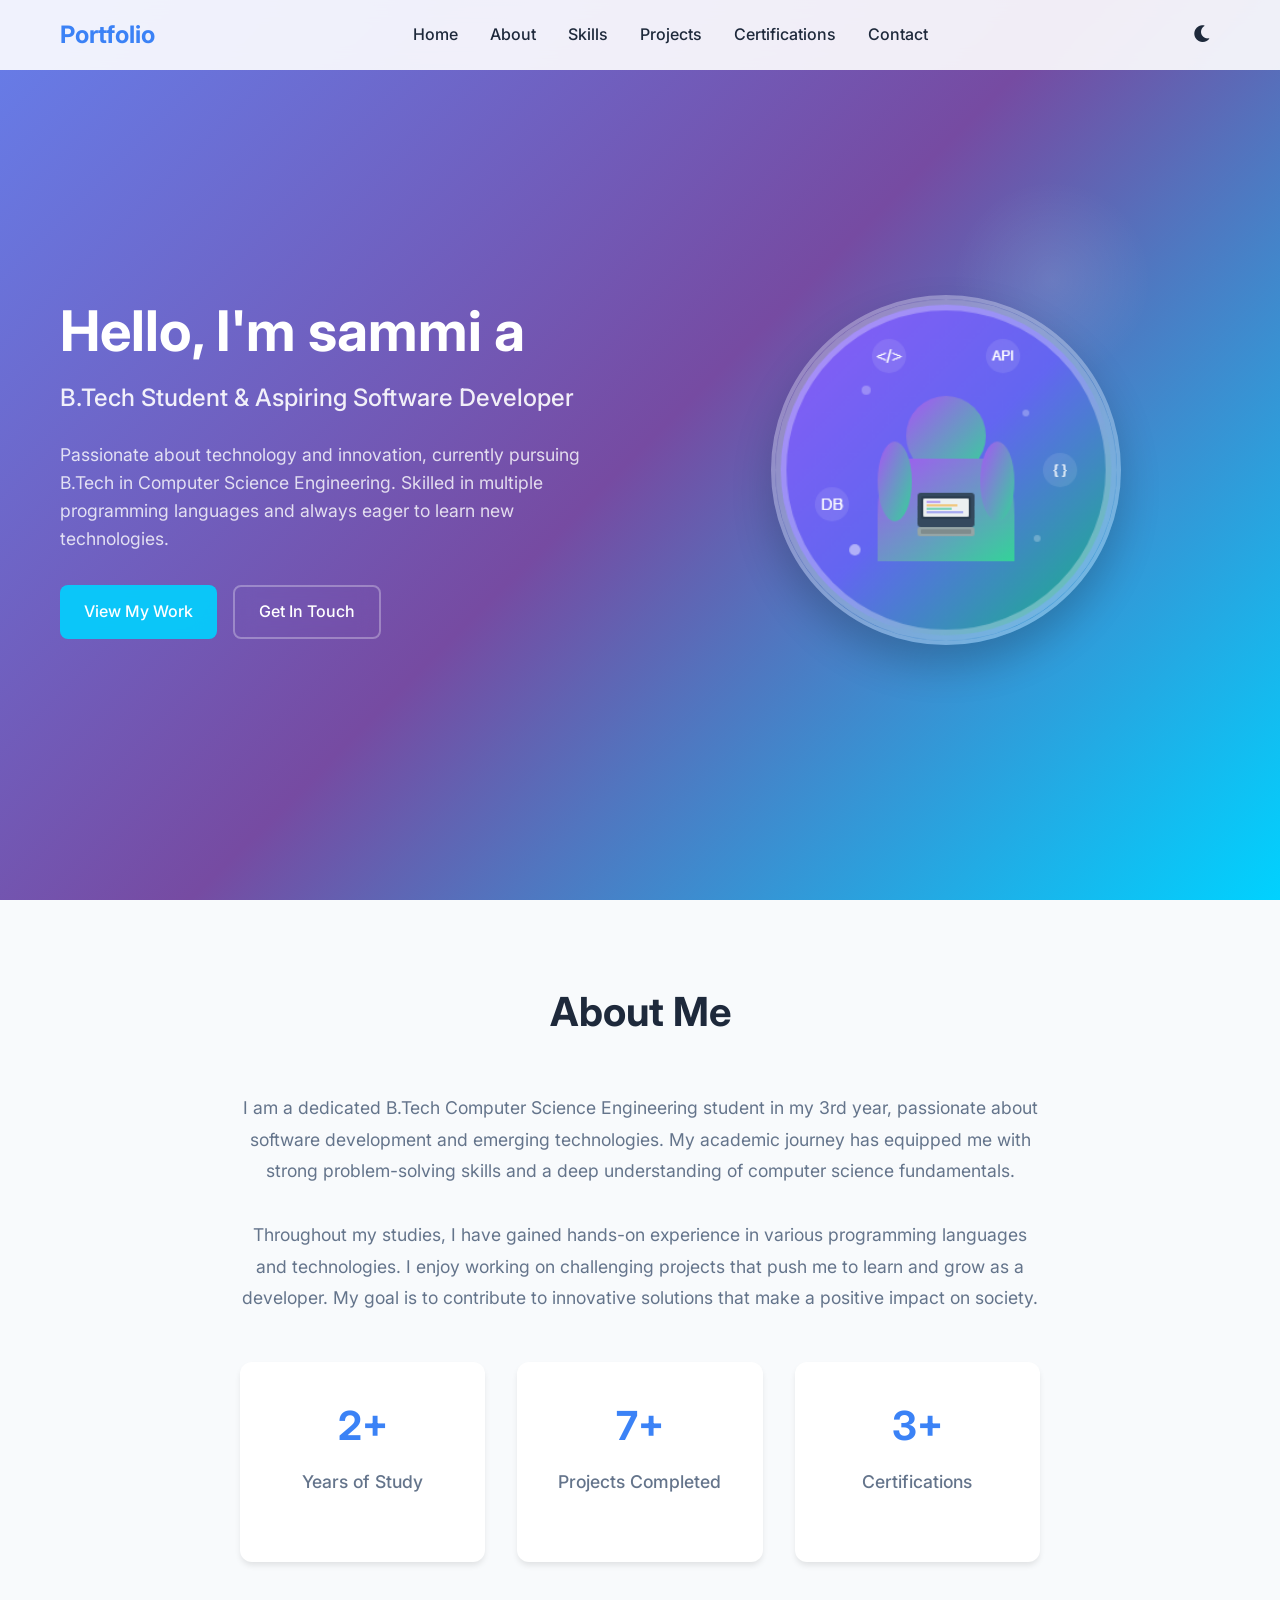
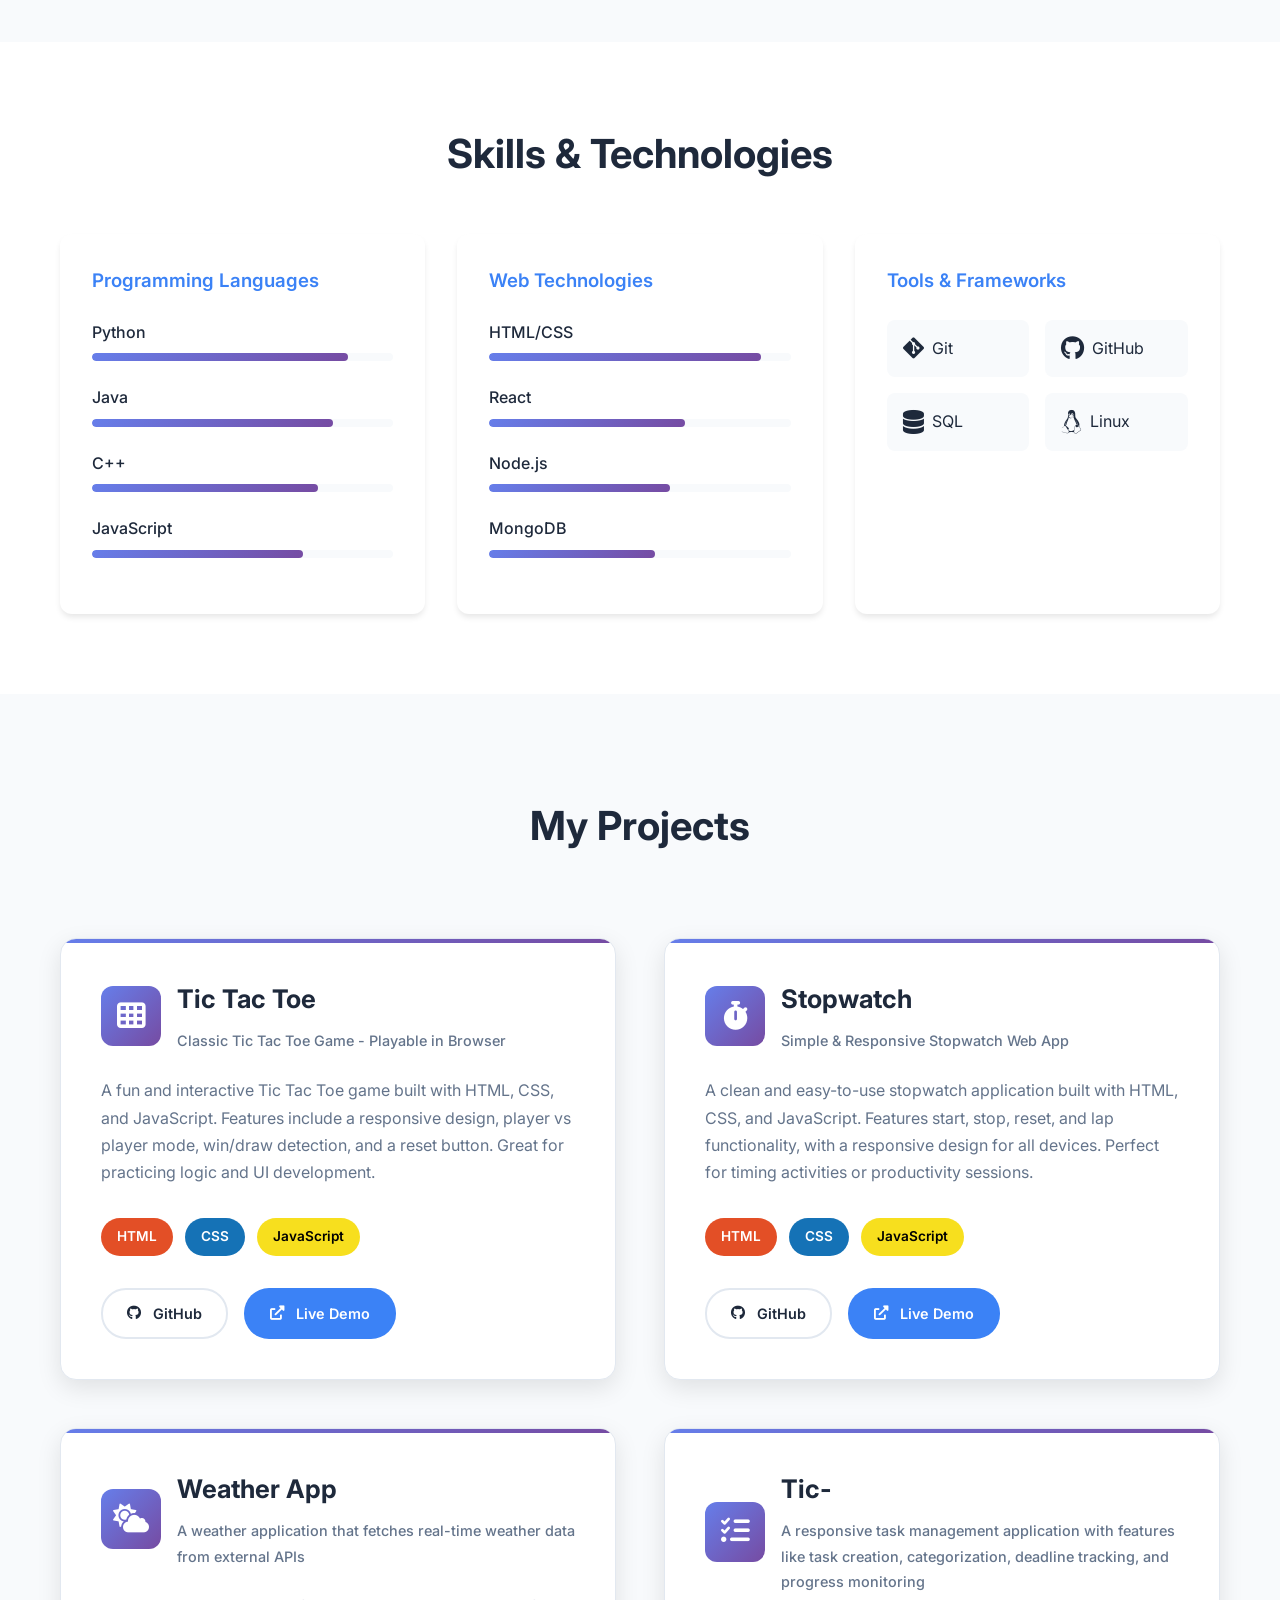
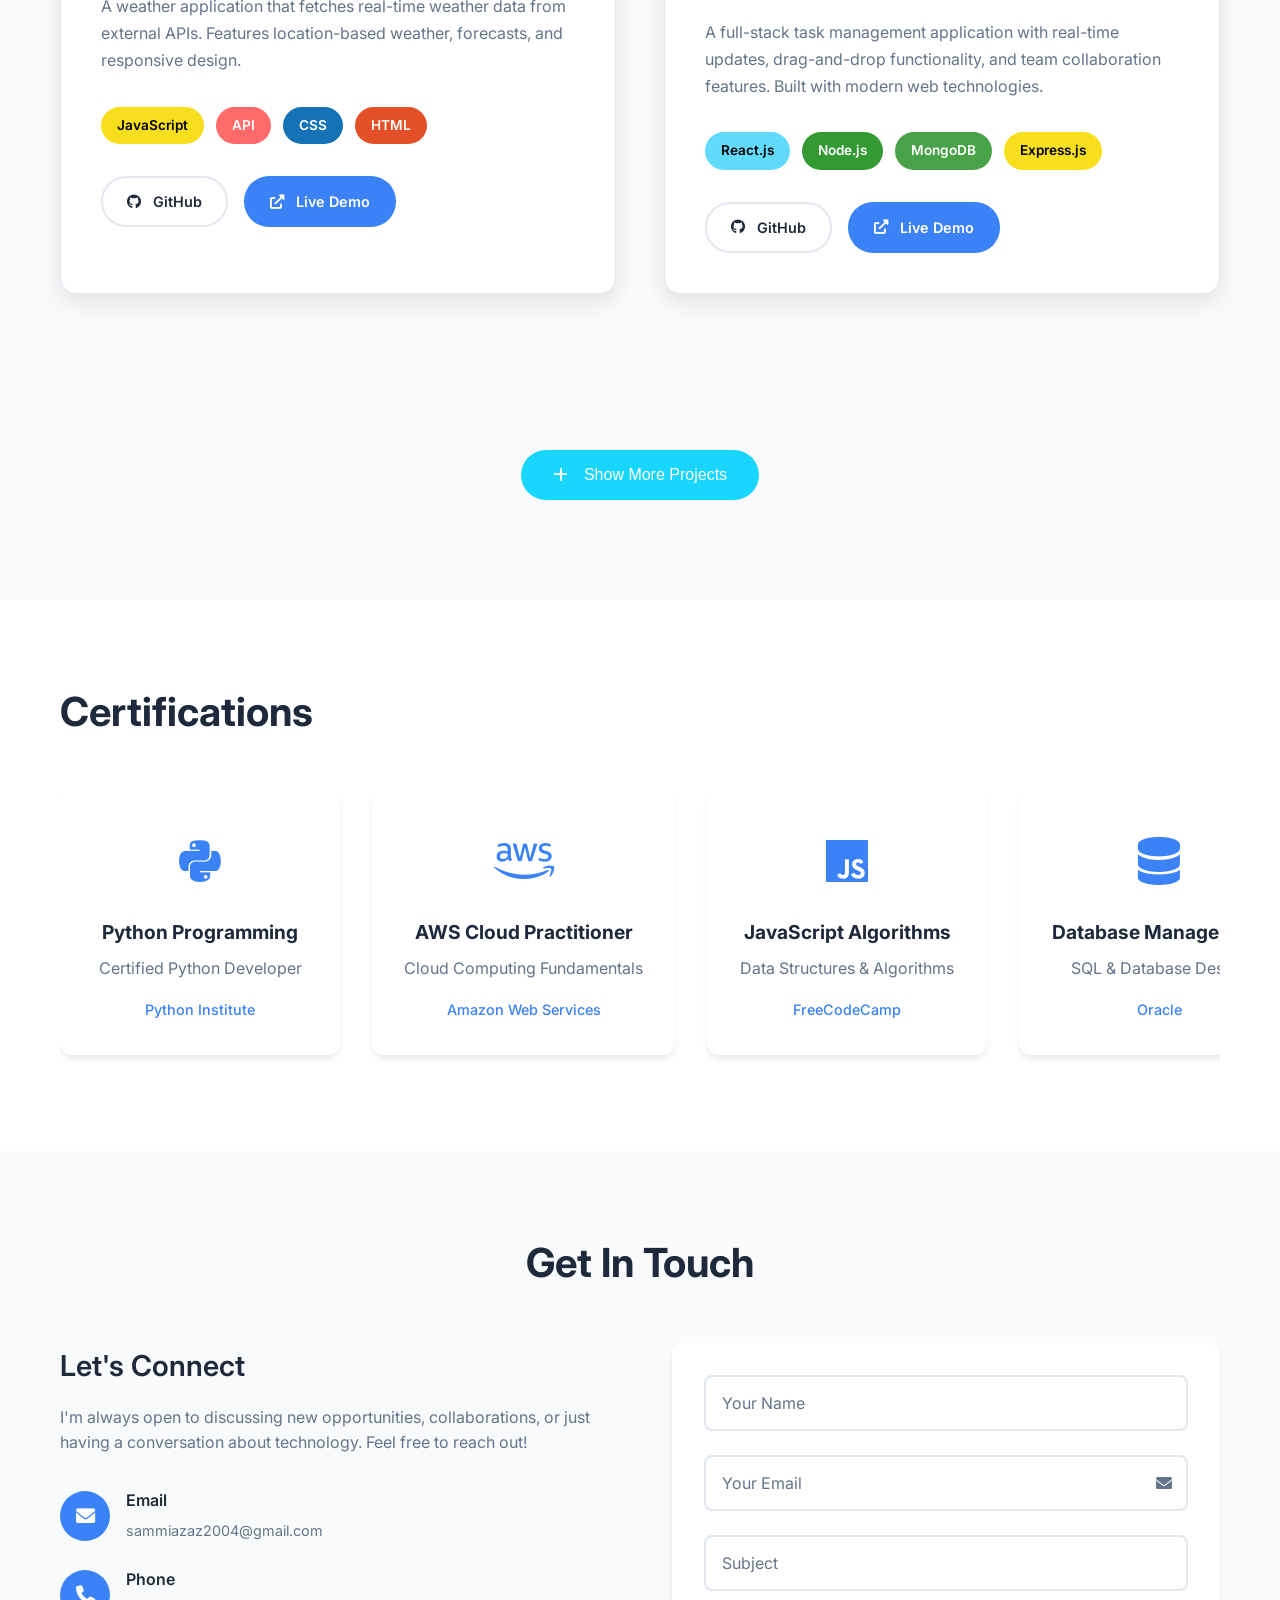
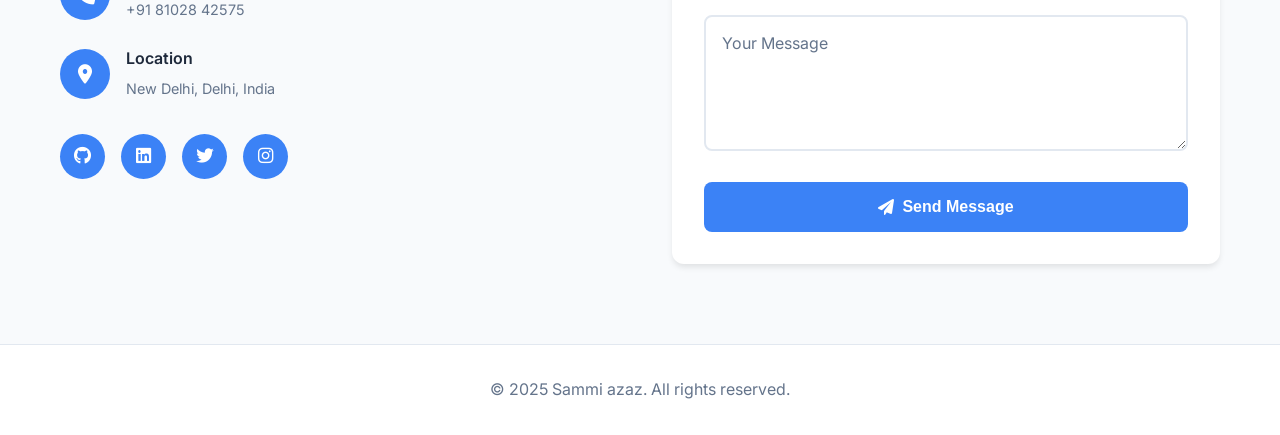
<file: index.html>
<!DOCTYPE html>
<html lang="en">
<head>
    <meta charset="UTF-8">
    <meta name="viewport" content="width=device-width, initial-scale=1.0">
    <title> Portfolio</title>
    <link rel="stylesheet" href="./style.css">
    <link href="https://fonts.googleapis.com/css2?family=Inter:wght@300;400;500;600;700&display=swap" rel="stylesheet">
    <link href="https://cdnjs.cloudflare.com/ajax/libs/font-awesome/6.0.0/css/all.min.css" rel="stylesheet">
</head>
<body>
    <!-- Navigation -->
    <nav class="navbar">
        <div class="nav-container">
            <div class="nav-logo">
                <h2>Portfolio</h2>
            </div>
            <ul class="nav-menu">
                <li><a href="#home" class="nav-link">Home</a></li>
                <li><a href="#about" class="nav-link">About</a></li>
                <li><a href="#skills" class="nav-link">Skills</a></li>
                <li><a href="#projects" class="nav-link">Projects</a></li>
                <li><a href="#certifications" class="nav-link">Certifications</a></li>
                <li><a href="#contact" class="nav-link">Contact</a></li>
            </ul>
            <div class="nav-controls">
                <button class="theme-toggle" id="theme-toggle">
                    <i class="fas fa-moon"></i>
                </button>
                <div class="hamburger" id="hamburger">
                    <span></span>
                    <span></span>
                    <span></span>
                </div>
            </div>
        </div>
    </nav>

    <!-- Hero Section -->
    <section id="home" class="hero">
        <div class="hero-container">
            <div class="hero-content">
                <div class="hero-text">
                    <h1>Hello, I'm <span class="highlight"> sammi azaz</span></h1>
                    <h2>B.Tech Student & Aspiring Software Developer</h2>
                    <p>Passionate about technology and innovation, currently pursuing B.Tech in Computer Science Engineering. Skilled in multiple programming languages and always eager to learn new technologies.</p>
                    <div class="hero-buttons">
                        <a href="#projects" class="btn btn-primary">View My Work</a>
                        <a href="#contact" class="btn btn-secondary">Get In Touch</a>
                    </div>
                </div>
                <div class="hero-image">
                    <img src="./assets/image.png" alt="Profile Photo" class="profile-img">
                </div>
            </div>
        </div>
    </section>

    <!-- About Section -->
    <section id="about" class="about">
        <div class="container">
            <h2 class="section-title">About Me</h2>
            <div class="about-content">
                <div class="about-text">
                    <p>I am a dedicated B.Tech Computer Science Engineering student in my 3rd year, passionate about software development and emerging technologies. My academic journey has equipped me with strong problem-solving skills and a deep understanding of computer science fundamentals.</p>
                    <p>Throughout my studies, I have gained hands-on experience in various programming languages and technologies. I enjoy working on challenging projects that push me to learn and grow as a developer. My goal is to contribute to innovative solutions that make a positive impact on society.</p>
                    <div class="about-stats">
                        <div class="stat">
                            <h3>3+</h3>
                            <p>Years of Study</p>
                        </div>
                        <div class="stat">
                            <h3>10+</h3>
                            <p>Projects Completed</p>
                        </div>
                        <div class="stat">
                            <h3>5+</h3>
                            <p>Certifications</p>
                        </div>
                    </div>
                </div>
            </div>
        </div>
    </section>

    <!-- Skills Section -->
    <section id="skills" class="skills">
        <div class="container">
            <h2 class="section-title">Skills & Technologies</h2>
            <div class="skills-grid">
                <div class="skill-category">
                    <h3>Programming Languages</h3>
                    <div class="skills-list">
                        <div class="skill-item">
                            <span class="skill-name">Python</span>
                            <div class="skill-bar">
                                <div class="skill-progress" data-width="85"></div>
                            </div>
                        </div>
                        <div class="skill-item">
                            <span class="skill-name">Java</span>
                            <div class="skill-bar">
                                <div class="skill-progress" data-width="80"></div>
                            </div>
                        </div>
                        <div class="skill-item">
                            <span class="skill-name">C++</span>
                            <div class="skill-bar">
                                <div class="skill-progress" data-width="75"></div>
                            </div>
                        </div>
                        <div class="skill-item">
                            <span class="skill-name">JavaScript</span>
                            <div class="skill-bar">
                                <div class="skill-progress" data-width="70"></div>
                            </div>
                        </div>
                    </div>
                </div>
                <div class="skill-category">
                    <h3>Web Technologies</h3>
                    <div class="skills-list">
                        <div class="skill-item">
                            <span class="skill-name">HTML/CSS</span>
                            <div class="skill-bar">
                                <div class="skill-progress" data-width="90"></div>
                            </div>
                        </div>
                        <div class="skill-item">
                            <span class="skill-name">React</span>
                            <div class="skill-bar">
                                <div class="skill-progress" data-width="65"></div>
                            </div>
                        </div>
                        <div class="skill-item">
                            <span class="skill-name">Node.js</span>
                            <div class="skill-bar">
                                <div class="skill-progress" data-width="60"></div>
                            </div>
                        </div>
                        <div class="skill-item">
                            <span class="skill-name">MongoDB</span>
                            <div class="skill-bar">
                                <div class="skill-progress" data-width="55"></div>
                            </div>
                        </div>
                    </div>
                </div>
                <div class="skill-category">
                    <h3>Tools & Frameworks</h3>
                    <div class="tech-icons">
                        <div class="tech-icon">
                            <i class="fab fa-git-alt"></i>
                            <span>Git</span>
                        </div>
                        <div class="tech-icon">
                            <i class="fab fa-github"></i>
                            <span>GitHub</span>
                        </div>
                        <div class="tech-icon">
                            <i class="fas fa-database"></i>
                            <span>SQL</span>
                        </div>
                        <div class="tech-icon">
                            <i class="fab fa-linux"></i>
                            <span>Linux</span>
                        </div>
                    </div>
                </div>
            </div>
        </div>
    </section>

    <!-- Projects Section -->
    <section id="projects" class="projects">
        <div class="container">
            <div class="projects-nav">
                <h2 class="section-title">My Projects</h2>
            </div>
            <div class="projects-container">
                <div class="projects-grid" id="projects-grid">
                <!-- <div class="project-card">
                    <div class="project-header">
                        <div class="project-icon">
                            <i class="fas fa-shopping-cart"></i>
                        </div>
                        <div class="project-title">
                            <h3>E-Commerce Website</h3>
                            <span class="project-type">Full-stack e-commerce platform built with HTML, CSS, JavaScript, and PHP</span>
                        </div>
                    </div>
                    <p class="project-description">A responsive e-commerce website with shopping cart functionality, product catalog, and user authentication. Features include user authentication, product catalog, shopping cart, and payment integration.</p>
                    <div class="project-tech">
                        <span class="tech-tag html">HTML/CSS</span>
                        <span class="tech-tag javascript">JavaScript</span>
                        <span class="tech-tag php">PHP</span>
                        <span class="tech-tag mysql">MySQL</span>
                    </div>
                    <div class="project-links">
                        <a href="#" class="project-link github">
                            <i class="fab fa-github"></i> GitHub
                        </a>
                        <a href="#" class="project-link demo">
                            <i class="fas fa-external-link-alt"></i> Live Demo
                        </a>
                    </div>
                </div> -->

                 <div class="project-card">  <!--tic tac toe  -->
                    <div class="project-header">
                        <div class="project-icon">
                            <i class="fas fa-th"></i>
                        </div>
                        <div class="project-title">
                            <h3>Tic Tac Toe</h3>
                            <span class="project-type">Classic Tic Tac Toe Game - Playable in Browser</span>
                        </div>
                    </div>
                    <p class="project-description">A fun and interactive Tic Tac Toe game built with HTML, CSS, and JavaScript. Features include a responsive design, player vs player mode, win/draw detection, and a reset button. Great for practicing logic and UI development.</p>
                    <div class="project-tech">
                        <span class="tech-tag html">HTML</span>
                        <span class="tech-tag css">CSS</span>
                        <span class="tech-tag javascript">JavaScript</span>
                    </div>
                    <div class="project-links">
                        <a href="../tic_tac_toe/index.html" class="project-link github" target="_blank">
                            <i class="fab fa-github"></i> GitHub
                        </a>
                        <a href="./tic_tac_toe_duplicate/index.html" class="project-link demo" target="_blank">
                            <i class="fas fa-external-link-alt"></i> Live Demo
                        </a>
                    </div>
                </div>

                    <div class="project-card">  <!-- stopwatc -->
                    <div class="project-header">
                        <div class="project-icon">
                            <i class="fas fa-stopwatch"></i>
                        </div>
                        <div class="project-title">
                            <h3>Stopwatch</h3>
                            <span class="project-type">Simple & Responsive Stopwatch Web App</span>
                        </div>
                    </div>
                    <p class="project-description">A clean and easy-to-use stopwatch application built with HTML, CSS, and JavaScript. Features start, stop, reset, and lap functionality, with a responsive design for all devices. Perfect for timing activities or productivity sessions.</p>
                    <div class="project-tech">
                        <span class="tech-tag html">HTML</span>
                        <span class="tech-tag css">CSS</span>
                        <span class="tech-tag javascript">JavaScript</span>
                    </div>
                    <div class="project-links">
                        <a href="../stopwatch/index.html" class="project-link github" target="_blank">
                            <i class="fab fa-github"></i> GitHub
                        </a>
                        <a href="./stopwatch/index.html" class="project-link demo" target="_blank">
                            <i class="fas fa-external-link-alt"></i> Live Demo
                        </a>
                    </div>
                </div>

                <div class="project-card hidden-project">  <!-- wheather app -->
                    <div class="project-header">
                        <div class="project-icon">
                            <i class="fas fa-cloud-sun"></i>
                        </div>
                        <div class="project-title">
                            <h3>Weather App</h3>
                            <span class="project-type">A weather application that fetches real-time weather data from external APIs</span>
                        </div>
                    </div>
                    <p class="project-description">A weather application that fetches real-time weather data from external APIs. Features location-based weather, forecasts, and responsive design.</p>
                    <div class="project-tech">
                        <span class="tech-tag javascript">JavaScript</span>
                        <span class="tech-tag api">API</span>
                        <span class="tech-tag css">CSS</span>
                        <span class="tech-tag html">HTML</span>
                    </div>
                    <div class="project-links">
                        <a href="#" class="project-link github">
                            <i class="fab fa-github"></i> GitHub
                        </a>
                        <a href="./wheather_app/index.html" class="project-link demo">
                            <i class="fas fa-external-link-alt"></i> Live Demo
                        </a>
                    </div>
                </div>
                
                <div class="project-card">
                    <div class="project-header">
                        <div class="project-icon">
                            <i class="fas fa-tasks"></i>
                        </div>
                        <div class="project-title">
                            <h3>Tic-</h3>
                            <span class="project-type">A responsive task management application with features like task creation, categorization, deadline tracking, and progress monitoring</span>
                        </div>
                    </div>
                    <p class="project-description">A full-stack task management application with real-time updates, drag-and-drop functionality, and team collaboration features. Built with modern web technologies.</p>
                    <div class="project-tech">
                        <span class="tech-tag react">React.js</span>
                        <span class="tech-tag nodejs">Node.js</span>
                        <span class="tech-tag mongodb">MongoDB</span>
                        <span class="tech-tag javascript">Express.js</span>
                    </div>
                    <div class="project-links">
                        <a href="#" class="project-link github">
                            <i class="fab fa-github"></i> GitHub
                        </a>
                        <a href="#" class="project-link demo">
                            <i class="fas fa-external-link-alt"></i> Live Demo
                        </a>
                    </div>
                </div>

                <div class="project-card">
                    <div class="project-header">
                        <div class="project-icon">
                            <i class="fas fa-chart-line"></i>
                        </div>
                        <div class="project-title">
                            <h3>Data Analysis Dashboard</h3>
                            <span class="project-type">An interactive dashboard for data visualization and analysis using Python libraries</span>
                        </div>
                    </div>
                    <p class="project-description">An interactive dashboard for data visualization and analysis using Python libraries. Features include data import, statistical analysis, and dynamic chart generation.</p>
                    <div class="project-tech">
                        <span class="tech-tag python">Python</span>
                        <span class="tech-tag django">Pandas</span>
                        <span class="tech-tag api">Matplotlib</span>
                        <span class="tech-tag mysql">Streamlit</span>
                    </div>
                    <div class="project-links">
                        <a href="#" class="project-link github">
                            <i class="fab fa-github"></i> GitHub
                        </a>
                        <a href="#" class="project-link demo">
                            <i class="fas fa-external-link-alt"></i> Live Demo
                        </a>
                    </div>
                </div>
                
                <!-- Additional hidden projects -->
                <div class="project-card hidden-project">
                    <div class="project-header">
                        <div class="project-icon">
                            <i class="fas fa-graduation-cap"></i>
                        </div>
                        <div class="project-title">
                            <h3>Student Management System</h3>
                            <span class="project-type">A comprehensive web application for managing student records, grades, and attendance</span>
                        </div>
                    </div>
                    <p class="project-description">A comprehensive web application for managing student records, grades, and attendance. Features include user authentication, CRUD operations, and reporting functionality.</p>
                    <div class="project-tech">
                        <span class="tech-tag python">Python</span>
                        <span class="tech-tag django">Django</span>
                        <span class="tech-tag sqlite">SQLite</span>
                        <span class="tech-tag html">HTML/CSS</span>
                    </div>
                    <div class="project-links">
                        <a href="#" class="project-link github">
                            <i class="fab fa-github"></i> GitHub
                        </a>
                        <a href="#" class="project-link demo">
                            <i class="fas fa-external-link-alt"></i> Live Demo
                        </a>
                    </div>
                </div>
                
                
                <div class="project-card hidden-project">
                    <div class="project-header">
                        <div class="project-icon">
                            <i class="fas fa-mobile-alt"></i>
                        </div>
                        <div class="project-title">
                            <h3>Mobile Banking App UI</h3>
                            <span class="project-type">Modern mobile banking app interface design with smooth animations</span>
                        </div>
                    </div>
                    <p class="project-description">A modern mobile banking app interface design with smooth animations and user-friendly navigation. Features include account management, transaction history, and money transfer.</p>
                    <div class="project-tech">
                        <span class="tech-tag react">React Native</span>
                        <span class="tech-tag javascript">JavaScript</span>
                        <span class="tech-tag api">REST API</span>
                        <span class="tech-tag css">Styled Components</span>
                    </div>
                    <div class="project-links">
                        <a href="#" class="project-link github">
                            <i class="fab fa-github"></i> GitHub
                        </a>
                        <a href="#" class="project-link demo">
                            <i class="fas fa-external-link-alt"></i> Live Demo
                        </a>
                    </div>
                </div>
                
            
                
            </div>
            
            <div class="projects-toggle">
                <button class="btn btn-primary" id="show-more-projects">
                    <i class="fas fa-plus"></i>
                    Show More Projects
                </button>
            </div>
        </div>
    </section>

    <!-- Certifications Section -->
    <section id="certifications" class="certifications">
        <div class="container">
            <div class="certifications-nav">
                <h2 class="section-title">Certifications</h2>
                <div class="projects-controls">
                    <button class="scroll-btn" id="certifications-prev">
                        <i class="fas fa-chevron-left"></i>
                    </button>
                    <button class="scroll-btn" id="certifications-next">
                        <i class="fas fa-chevron-right"></i>
                    </button>
                </div>
            </div>
            <div class="certifications-container">
                <div class="certifications-grid" id="certifications-grid">
                <div class="certification-card">
                    <div class="cert-icon">
                        <i class="fab fa-python"></i>
                    </div>
                    <h3>Python Programming</h3>
                    <p>Certified Python Developer</p>
                    <span class="cert-provider">Python Institute</span>
                </div>
                <div class="certification-card">
                    <div class="cert-icon">
                        <i class="fab fa-aws"></i>
                    </div>
                    <h3>AWS Cloud Practitioner</h3>
                    <p>Cloud Computing Fundamentals</p>
                    <span class="cert-provider">Amazon Web Services</span>
                </div>
                <div class="certification-card">
                    <div class="cert-icon">
                        <i class="fab fa-js"></i>
                    </div>
                    <h3>JavaScript Algorithms</h3>
                    <p>Data Structures & Algorithms</p>
                    <span class="cert-provider">FreeCodeCamp</span>
                </div>
                <div class="certification-card">
                    <div class="cert-icon">
                        <i class="fas fa-database"></i>
                    </div>
                    <h3>Database Management</h3>
                    <p>SQL & Database Design</p>
                    <span class="cert-provider">Oracle</span>
                </div>
                <div class="certification-card">
                    <div class="cert-icon">
                        <i class="fab fa-react"></i>
                    </div>
                    <h3>React Development</h3>
                    <p>Frontend Development</p>
                    <span class="cert-provider">Meta</span>
                </div>
                <div class="certification-card">
                    <div class="cert-icon">
                        <i class="fas fa-shield-alt"></i>
                    </div>
                    <h3>Cybersecurity Basics</h3>
                    <p>Network Security Fundamentals</p>
                    <span class="cert-provider">Cisco</span>
                </div>
            </div>
        </div>
    </section>

    <!-- Contact Section -->
    <section id="contact" class="contact">
        <div class="container">
            <h2 class="section-title">Get In Touch</h2>
            <div class="contact-wrapper">
                <div class="contact-info">
                    <h3>Let's Connect</h3>
                    <p>I'm always open to discussing new opportunities, collaborations, or just having a conversation about technology. Feel free to reach out!</p>
                    
                    <div class="contact-details">
                        <div class="contact-item">
                            <div class="contact-icon">
                                <i class="fas fa-envelope"></i>
                            </div>
                            <div class="contact-text">
                                <h4>Email</h4>
                                <span>sammiazaz2004@gmail.com</span>
                            </div>
                        </div>
                        <div class="contact-item">
                            <div class="contact-icon">
                                <i class="fas fa-phone"></i>
                            </div>
                            <div class="contact-text">
                                <h4>Phone</h4>
                                <span>+91 81028 42575</span>
                            </div>
                        </div>
                        <div class="contact-item">
                            <div class="contact-icon">
                                <i class="fas fa-map-marker-alt"></i>
                            </div>
                            <div class="contact-text">
                                <h4>Location</h4>
                                <span>New Delhi, Delhi, India</span>
                            </div>
                        </div>
                    </div>
                    
                    <div class="social-links">
                        <a href="https://github.com/sammiazaz" class="social-link">
                            <i class="fab fa-github"></i>
                        </a>
                        <a href="linkedin.com/in/sammi-azaz-b07a7028b" class="social-link">
                            <i class="fab fa-linkedin"></i>
                        </a>
                        <a href="#" class="social-link">
                            <i class="fab fa-twitter"></i>
                        </a>
                        <a href="#" class="social-link">
                            <i class="fab fa-instagram"></i>
                        </a>
                    </div>
                </div>
                
                <div class="contact-form-container">
                    <form class="contact-form" id="contact-form">
                        <div class="form-group">
                            <input type="text" id="name" name="name" placeholder="Your Name" required>
                        </div>
                        <div class="form-group">
                            <input type="email" id="email" name="email" placeholder="Your Email" required>
                            <i class="fas fa-envelope form-icon"></i>
                        </div>
                        <div class="form-group">
                            <input type="text" id="subject" name="subject" placeholder="Subject" required>
                        </div>
                        <div class="form-group">
                            <textarea id="message" name="message" placeholder="Your Message" rows="5" required></textarea>
                        </div>
                        <button type="submit" class="btn btn-primary btn-send">
                            <i class="fas fa-paper-plane"></i>
                            Send Message
                        </button>
                    </form>
                </div>
            </div>
        </div>
    </section>

    <!-- Footer -->
    <footer class="footer">
        <div class="container">
            <p>&copy; 2025 Sammi azaz. All rights reserved.</p>
        </div>
    </footer>

    <script src="script.js"></script>
</body>
</html>
</file>
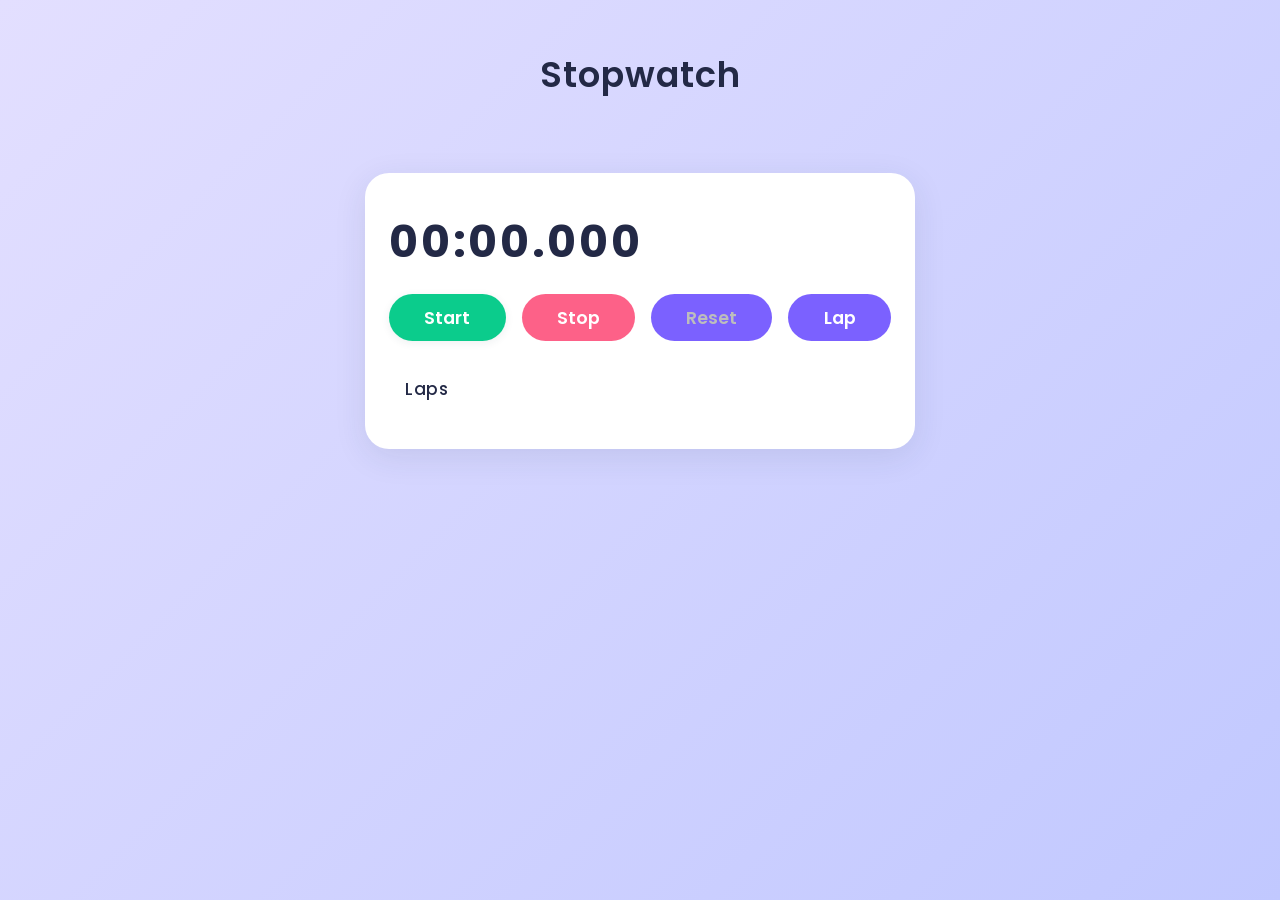
<file: stopwatch/index.html>
<!DOCTYPE html>
<html lang="en">
<head>
  <meta charset="UTF-8" />
  <meta name="viewport" content="width=device-width, initial-scale=1" />
  <title>Elegant Web Stopwatch</title>
  <link rel="stylesheet" href="./style.css">
</head>
<body>
  <main class="container" role="main" aria-label="Stopwatch Application">
    <header>
      <h1>Stopwatch</h1>
    </header>

    <section class="stopwatch-card" aria-live="polite" aria-atomic="true">
      <div>
        <div class="time-display" id="time-display" aria-label="Elapsed time">00:00.000</div>
        <div class="controls" role="group" aria-label="Stopwatch controls">
          <button id="start-btn" type="button" aria-controls="time-display">Start</button>
          <button id="stop-btn" type="button" aria-controls="time-display" disabled>Stop</button>
          <button id="reset-btn" type="button" aria-controls="time-display" disabled>Reset</button>
          <button id="lap-btn" type="button" aria-controls="lap-list" disabled>Lap</button>
        </div>
        <section class="laps" aria-label="Lap times" aria-live="polite">
          <h2>Laps</h2>
          <ul class="lap-list" id="lap-list" aria-live="polite" aria-relevant="additions"></ul>
        </section>
      </div>
      
    </section>

    
   

  </main>
  <script src="./script.js"></script>
</body>
</html>
</file>
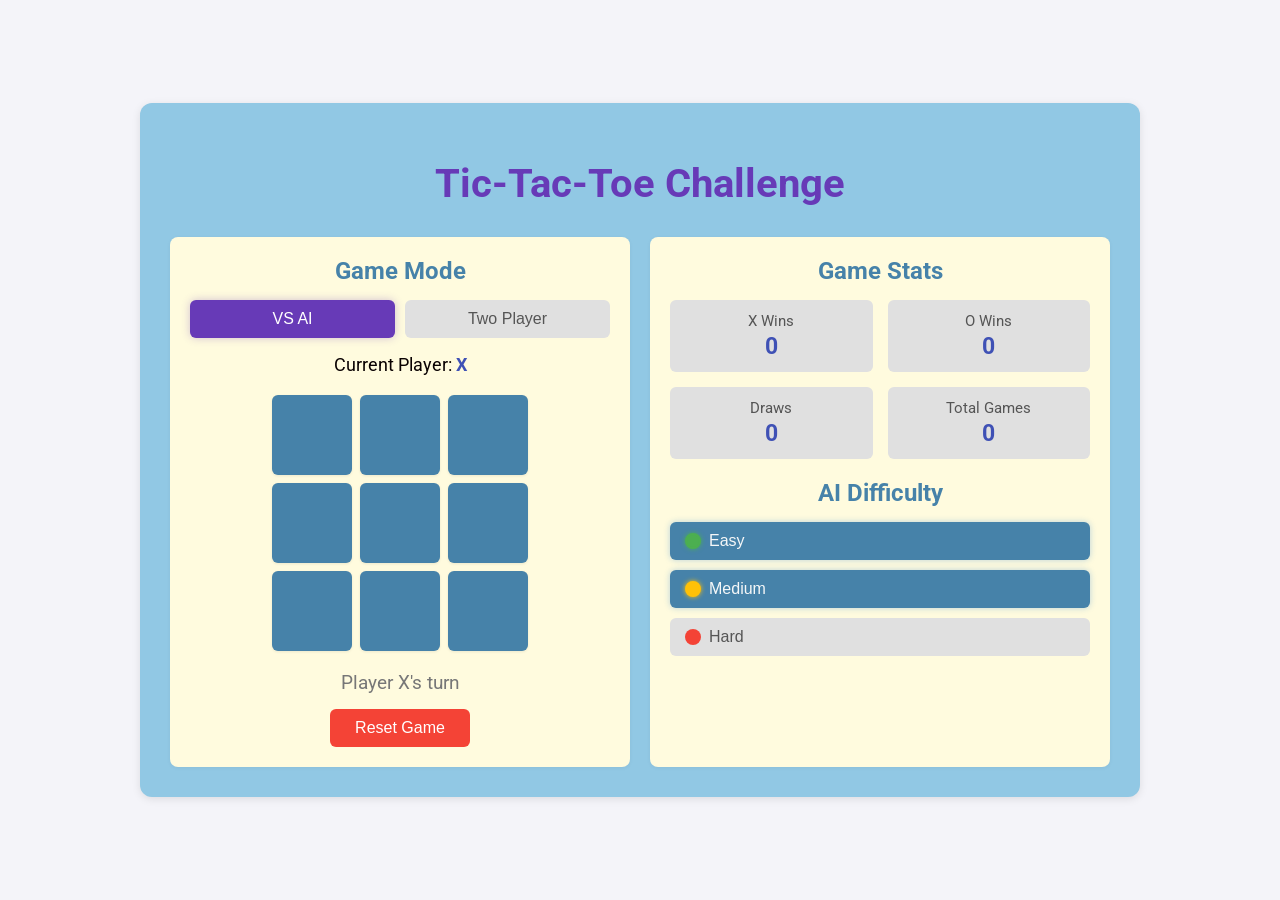
<file: tic_tac_toe_duplicate/index.html>
<!DOCTYPE html>
<html lang="en">
<head>
    <meta charset="UTF-8">
    <meta name="viewport" content="width=device-width, initial-scale=1.0">
    <title>Tic-Tac-Toe Challenge</title>
    <link rel="stylesheet" href="style.css">
</head>
<body>
    <div class="container">
        <h1>Tic-Tac-Toe Challenge</h1>
        <p class="subtitle"></p>

        <div class="game-area">
            <div class="game-mode-section">
                <h2>Game Mode</h2>
                <div class="game-mode-options">
                    <button class="mode-button active" id="vs-ai">VS AI</button>
                    <button class="mode-button" id="two-player">Two Player</button>
                </div>
                <p class="current-player-display">Current Player: <span id="current-player-icon">X</span></p>

                <div class="game-board">
                    <div class="cell" data-cell-index="0"></div>
                    <div class="cell" data-cell-index="1"></div>
                    <div class="cell" data-cell-index="2"></div>
                    <div class="cell" data-cell-index="3"></div>
                    <div class="cell" data-cell-index="4"></div>
                    <div class="cell" data-cell-index="5"></div>
                    <div class="cell" data-cell-index="6"></div>
                    <div class="cell" data-cell-index="7"></div>
                    <div class="cell" data-cell-index="8"></div>
                </div>
                <p class="turn-display" id="turn-info">Player X's turn</p>
                <button class="reset-button" id="reset-game">Reset Game</button>
            </div>

            <div class="game-stats-section">
                <h2>Game Stats</h2>
                <div class="stats-grid">
                    <div class="stat-item">
                        <p>X Wins</p>
                        <span id="x-wins">0</span>
                    </div>
                    <div class="stat-item">
                        <p>O Wins</p>
                        <span id="o-wins">0</span>
                    </div>
                    <div class="stat-item">
                        <p>Draws</p>
                        <span id="draws">0</span>
                    </div>
                    <div class="stat-item">
                        <p>Total Games</p>
                        <span id="total-games">0</span>
                    </div>
                </div>

                <h2>AI Difficulty</h2>
                <div class="ai-difficulty-options">
                    <button class="difficulty-button active" id="easy-difficulty">
                        <span class="difficulty-dot easy"></span> Easy
                    </button>
                    <button class="difficulty-button" id="medium-difficulty">
                        <span class="difficulty-dot medium"></span> Medium
                    </button>
                    <button class="difficulty-button" id="hard-difficulty">
                        <span class="difficulty-dot hard"></span> Hard
                    </button>
                </div>
            </div>
        </div>
    </div>

    <script src="script.js"></script>
</body>
</html>
</file>
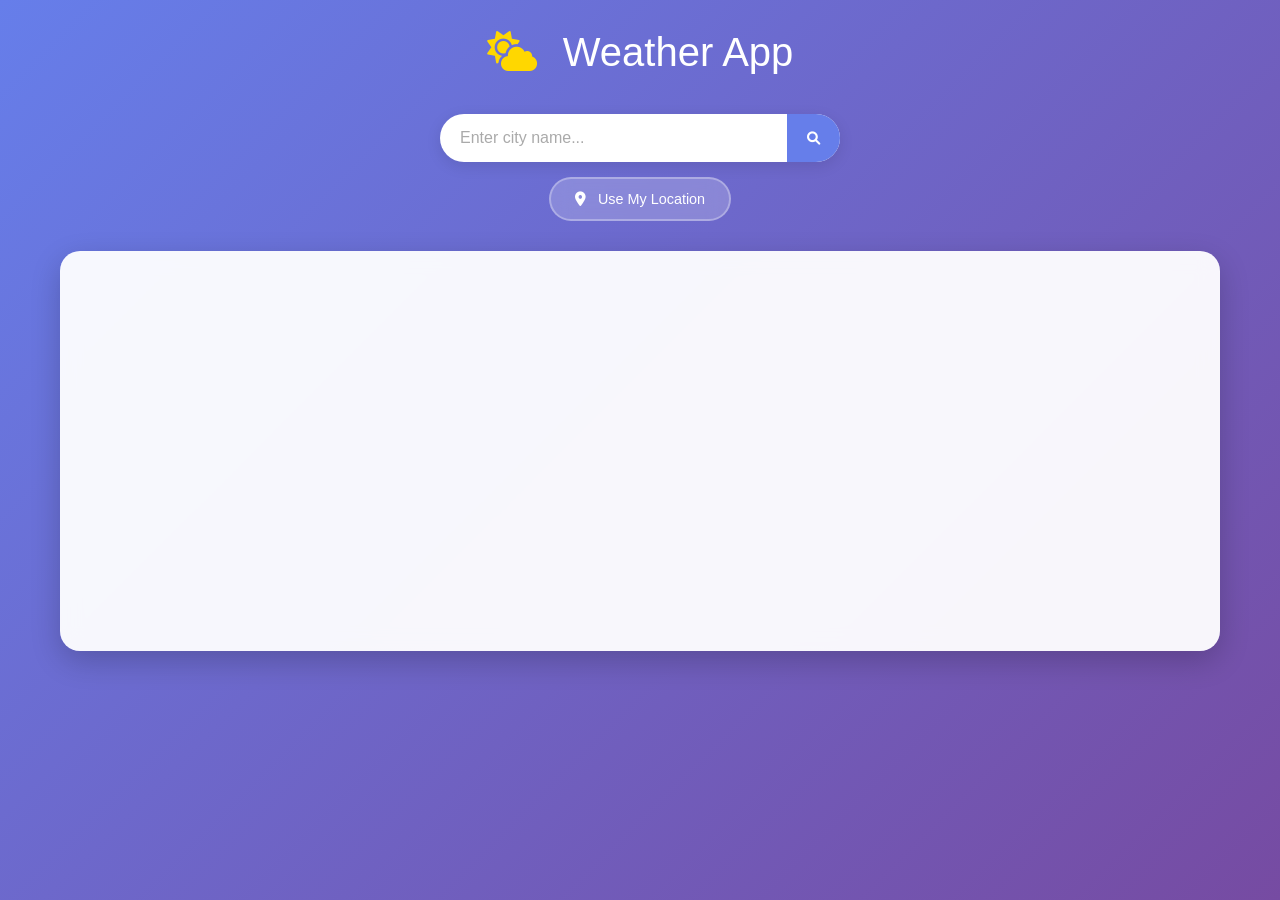
<file: wheather_app/index.html>
<!DOCTYPE html>
<html lang="en">
<head>
    <meta charset="UTF-8">
    <meta name="viewport" content="width=device-width, initial-scale=1.0">
    <title>Weather App</title>
    <link rel="stylesheet" href="./style.css">
    <link href="https://cdnjs.cloudflare.com/ajax/libs/font-awesome/6.0.0/css/all.min.css" rel="stylesheet">
</head>
<body>
    <div class="container">
        <header class="header">
            <h1 class="title">
                <i class="fas fa-cloud-sun"></i>
                Weather App
            </h1>
        </header>

        <div class="search-container">
            <div class="search-box">
                <input type="text" id="cityInput" placeholder="Enter city name..." class="search-input">
                <button id="searchBtn" class="search-btn">
                    <i class="fas fa-search"></i>
                </button>
            </div>
            <button id="locationBtn" class="location-btn">
                <i class="fas fa-map-marker-alt"></i>
                Use My Location
            </button>
        </div>

        <div class="weather-container">
            <!-- Loading State -->
            <div id="loadingState" class="loading-state hidden">
                <div class="spinner"></div>
                <p>Fetching weather data...</p>
            </div>

            <!-- Error State -->
            <div id="errorState" class="error-state hidden">
                <div class="error-icon">
                    <i class="fas fa-exclamation-triangle"></i>
                </div>
                <h3>Something went wrong</h3>
                <p id="errorMessage">Unable to fetch weather data. Please try again.</p>
                <button id="retryBtn" class="retry-btn">Try Again</button>
            </div>

            <!-- Weather Display -->
            <div id="weatherDisplay" class="weather-display hidden">
                <div class="current-weather">
                    <div class="location-info">
                        <h2 id="cityName" class="city-name"></h2>
                        <p id="countryName" class="country-name"></p>
                        <p id="currentDate" class="current-date"></p>
                    </div>
                    
                    <div class="weather-main">
                        <div class="weather-icon-container">
                            <img id="weatherIcon" class="weather-icon" alt="Weather icon">
                        </div>
                        <div class="temperature-container">
                            <span id="temperature" class="temperature"></span>
                            <div class="temp-unit-toggle">
                                <button id="celsiusBtn" class="temp-unit active">°C</button>
                                <button id="fahrenheitBtn" class="temp-unit">°F</button>
                            </div>
                        </div>
                    </div>
                    
                    <div class="weather-description">
                        <p id="weatherDesc" class="weather-desc"></p>
                        <p id="feelsLike" class="feels-like"></p>
                    </div>
                </div>

                <div class="weather-details">
                    <div class="detail-item">
                        <div class="detail-icon">
                            <i class="fas fa-eye"></i>
                        </div>
                        <div class="detail-info">
                            <span class="detail-label">Visibility</span>
                            <span id="visibility" class="detail-value"></span>
                        </div>
                    </div>
                    
                    <div class="detail-item">
                        <div class="detail-icon">
                            <i class="fas fa-tint"></i>
                        </div>
                        <div class="detail-info">
                            <span class="detail-label">Humidity</span>
                            <span id="humidity" class="detail-value"></span>
                        </div>
                    </div>
                    
                    <div class="detail-item">
                        <div class="detail-icon">
                            <i class="fas fa-wind"></i>
                        </div>
                        <div class="detail-info">
                            <span class="detail-label">Wind Speed</span>
                            <span id="windSpeed" class="detail-value"></span>
                        </div>
                    </div>
                    
                    <div class="detail-item">
                        <div class="detail-icon">
                            <i class="fas fa-thermometer-half"></i>
                        </div>
                        <div class="detail-info">
                            <span class="detail-label">Pressure</span>
                            <span id="pressure" class="detail-value"></span>
                        </div>
                    </div>
                    
                    <div class="detail-item">
                        <div class="detail-icon">
                            <i class="fas fa-sun"></i>
                        </div>
                        <div class="detail-info">
                            <span class="detail-label">UV Index</span>
                            <span id="uvIndex" class="detail-value"></span>
                        </div>
                    </div>
                    
                    <div class="detail-item">
                        <div class="detail-icon">
                            <i class="fas fa-compass"></i>
                        </div>
                        <div class="detail-info">
                            <span class="detail-label">Wind Direction</span>
                            <span id="windDirection" class="detail-value"></span>
                        </div>
                    </div>
                </div>
            </div>
        </div>
    </div>

    <script>
        // API key from environment
        window.OPENWEATHER_API_KEY = '12a824adae1effb228296699e821d748';
    </script>
    <script src="./script.js"></script>
</body>
</html>
</file>
<file: style.css>
/* CSS Custom Properties for Theme Switching */
:root {
    --primary-color: #3b82f6;
    --primary-dark: #2563eb;
    --secondary-color: #64748b;
    --bg-color: #ffffff;
    --bg-secondary: #f8fafc;
    --text-color: #1e293b;
    --text-secondary: #64748b;
    --border-color: #e2e8f0;
    --card-bg: #ffffff;
    --nav-bg: rgba(255, 255, 255, 0.9);
    --shadow: 0 4px 6px -1px rgba(0, 0, 0, 0.1);
    --shadow-hover: 0 10px 15px -3px rgba(0, 0, 0, 0.1);
    --gradient: linear-gradient(135deg, #667eea 0%, #764ba2 100%);
}

[data-theme="dark"] {
    --primary-color: #60a5fa;
    --primary-dark: #3b82f6;
    --secondary-color: #94a3b8;
    --bg-color: #0f172a;
    --bg-secondary: #1e293b;
    --text-color: #f1f5f9;
    --text-secondary: #94a3b8;
    --border-color: #334155;
    --card-bg: #1e293b;
    --nav-bg: rgba(15, 23, 42, 0.9);
    --shadow: 0 4px 6px -1px rgba(0, 0, 0, 0.3);
    --shadow-hover: 0 10px 15px -3px rgba(0, 0, 0, 0.3);
    --gradient: linear-gradient(135deg, #4f46e5 0%, #7c3aed 100%);
}

/* Global Styles */
* {
    margin: 0;
    padding: 0;
    box-sizing: border-box;
}

body {
    font-family: 'Inter', sans-serif;
    line-height: 1.6;
    color: var(--text-color);
    background-color: var(--bg-color);
    transition: all 0.3s ease;
}

html {
    scroll-behavior: smooth;
}

.container {
    max-width: 1200px;
    margin: 0 auto;
    padding: 0 20px;
}

/* Navigation */
.navbar {
    position: fixed;
    top: 0;
    width: 100%;
    background: var(--nav-bg);
    backdrop-filter: blur(10px);
    z-index: 1000;
    transition: all 0.3s ease;
}

.nav-container {
    max-width: 1200px;
    margin: 0 auto;
    display: flex;
    justify-content: space-between;
    align-items: center;
    padding: 1rem 20px;
}

.nav-logo h2 {
    color: var(--primary-color);
    font-weight: 700;
}

.nav-menu {
    display: flex;
    list-style: none;
    gap: 2rem;
}

.nav-link {
    text-decoration: none;
    color: var(--text-color);
    font-weight: 500;
    transition: color 0.3s ease;
    position: relative;
}

.nav-link:hover {
    color: var(--primary-color);
}

.nav-link::after {
    content: '';
    position: absolute;
    bottom: -5px;
    left: 0;
    width: 0;
    height: 2px;
    background: var(--primary-color);
    transition: width 0.3s ease;
}

.nav-link:hover::after {
    width: 100%;
}

.nav-controls {
    display: flex;
    align-items: center;
    gap: 1rem;
}

.theme-toggle {
    background: none;
    border: none;
    color: var(--text-color);
    font-size: 1.2rem;
    cursor: pointer;
    padding: 0.5rem;
    border-radius: 50%;
    transition: all 0.3s ease;
}

.theme-toggle:hover {
    background: var(--bg-secondary);
    transform: scale(1.1);
}

.hamburger {
    display: none;
    flex-direction: column;
    cursor: pointer;
    gap: 4px;
}

.hamburger span {
    width: 25px;
    height: 3px;
    background: var(--text-color);
    transition: 0.3s;
}

/* Hero Section */
.hero {
    padding: 120px 0 80px;
    background: linear-gradient(135deg, #667eea 0%, #764ba2 50%, #00d2ff 100%);
    min-height: 100vh;
    display: flex;
    align-items: center;
    position: relative;
    overflow: hidden;
}

.hero::before {
    content: '';
    position: absolute;
    top: 0;
    left: 0;
    right: 0;
    bottom: 0;
    background: linear-gradient(135deg, rgba(102, 126, 234, 0.9) 0%, rgba(118, 75, 162, 0.8) 50%, rgba(0, 210, 255, 0.9) 100%);
    z-index: 1;
}

.hero-container {
    position: relative;
    z-index: 2;
}

/* Floating animation elements */
.hero::after {
    content: '';
    position: absolute;
    width: 200px;
    height: 200px;
    background: radial-gradient(circle, rgba(255,255,255,0.1) 0%, transparent 70%);
    border-radius: 50%;
    top: 20%;
    right: 10%;
    animation: float 6s ease-in-out infinite;
    z-index: 1;
}

@keyframes float {
    0%, 100% { transform: translateY(0px) rotate(0deg); }
    50% { transform: translateY(-20px) rotate(5deg); }
}

.hero-container {
    max-width: 1200px;
    margin: 0 auto;
    padding: 0 20px;
}

.hero-content {
    display: grid;
    grid-template-columns: 1fr 1fr;
    gap: 4rem;
    align-items: center;
}

.hero-text h1 {
    font-size: 3.5rem;
    font-weight: 700;
    margin-bottom: 1rem;
    line-height: 1.1;
    color: white;
}

.hero-text h2 {
    font-size: 1.5rem;
    color: rgba(255, 255, 255, 0.9);
    margin-bottom: 1.5rem;
    font-weight: 500;
}

.hero-text p {
    font-size: 1.1rem;
    color: rgba(255, 255, 255, 0.8);
    margin-bottom: 2rem;
    line-height: 1.6;
}

.highlight {
    background: linear-gradient(45deg, #00d2ff, #3ae5ff);
    -webkit-background-clip: text;
    -webkit-text-fill-color: transparent;
    background-clip: text;
}

.hero-buttons {
    display: flex;
    gap: 1rem;
}

.btn {
    padding: 12px 24px;
    border-radius: 8px;
    text-decoration: none;
    font-weight: 500;
    transition: all 0.3s ease;
    border: none;
    cursor: pointer;
    display: inline-flex;
    align-items: center;
    gap: 0.5rem;
}

.btn-primary {
    background: rgba(0, 210, 255, 0.9);
    color: white;
    border: none;
    backdrop-filter: blur(10px);
}

.btn-primary:hover {
    background: rgba(0, 210, 255, 1);
    transform: translateY(-2px);
    box-shadow: 0 10px 30px rgba(0, 210, 255, 0.4);
}

.btn-secondary {
    background: transparent;
    color: white;
    border: 2px solid rgba(255, 255, 255, 0.3);
    backdrop-filter: blur(10px);
}

.btn-secondary:hover {
    background: rgba(255, 255, 255, 0.1);
    border-color: rgba(255, 255, 255, 0.5);
    transform: translateY(-2px);
}

.hero-image {
    display: flex;
    justify-content: center;
    align-items: center;
}

.profile-img {
    width: 350px;
    height: 350px;
    border-radius: 50%;
    object-fit: cover;
    border: 4px solid rgba(255, 255, 255, 0.3);
    box-shadow: 0 20px 40px rgba(0, 0, 0, 0.2);
    transition: all 0.3s ease;
    backdrop-filter: blur(10px);
}

.profile-img:hover {
    transform: scale(1.05);
    border-color: rgba(0, 210, 255, 0.8);
    box-shadow: 0 25px 50px rgba(0, 210, 255, 0.3);
}

/* Section Styles */
section {
    padding: 80px 0;
}

.section-title {
    text-align: center;
    font-size: 2.5rem;
    font-weight: 700;
    margin-bottom: 3rem;
    color: var(--text-color);
}

/* About Section */
.about {
    background: var(--bg-secondary);
}

.about-content {
    max-width: 800px;
    margin: 0 auto;
    text-align: center;
}

.about-text p {
    font-size: 1.1rem;
    color: var(--text-secondary);
    margin-bottom: 2rem;
    line-height: 1.8;
}

.about-stats {
    display: grid;
    grid-template-columns: repeat(3, 1fr);
    gap: 2rem;
    margin-top: 3rem;
}

.stat {
    text-align: center;
    padding: 2rem;
    background: var(--card-bg);
    border-radius: 12px;
    box-shadow: var(--shadow);
    transition: all 0.3s ease;
}

.stat:hover {
    transform: translateY(-5px);
    box-shadow: var(--shadow-hover);
}

.stat h3 {
    font-size: 2.5rem;
    font-weight: 700;
    color: var(--primary-color);
    margin-bottom: 0.5rem;
}

.stat p {
    color: var(--text-secondary);
    font-weight: 500;
}

/* Skills Section */
.skills-grid {
    display: grid;
    grid-template-columns: repeat(auto-fit, minmax(350px, 1fr));
    gap: 2rem;
}

.skill-category {
    background: var(--card-bg);
    padding: 2rem;
    border-radius: 12px;
    box-shadow: var(--shadow);
    transition: all 0.3s ease;
}

.skill-category:hover {
    transform: translateY(-5px);
    box-shadow: var(--shadow-hover);
}

.skill-category h3 {
    margin-bottom: 1.5rem;
    color: var(--primary-color);
    font-weight: 600;
}

.skill-item {
    margin-bottom: 1.5rem;
}

.skill-name {
    display: block;
    margin-bottom: 0.5rem;
    font-weight: 500;
    color: var(--text-color);
}

.skill-bar {
    height: 8px;
    background: var(--bg-secondary);
    border-radius: 4px;
    overflow: hidden;
}

.skill-progress {
    height: 100%;
    background: var(--gradient);
    border-radius: 4px;
    width: 0;
    transition: width 1s ease;
}

.tech-icons {
    display: grid;
    grid-template-columns: repeat(2, 1fr);
    gap: 1rem;
}

.tech-icon {
    display: flex;
    align-items: center;
    gap: 0.5rem;
    padding: 1rem;
    background: var(--bg-secondary);
    border-radius: 8px;
    transition: all 0.3s ease;
}

.tech-icon:hover {
    background: var(--primary-color);
    color: white;
    transform: scale(1.05);
}

.tech-icon i {
    font-size: 1.5rem;
}

/* Projects Section */
.projects {
    background: var(--bg-secondary);
    padding: 100px 0;
}

.projects-container {
    position: relative;
}

.projects-grid {
    display: grid;
    grid-template-columns: repeat(auto-fit, minmax(380px, 1fr));
    gap: 3rem;
    padding: 2rem 0;
}



.projects-nav {
    text-align: center;
    margin-bottom: 3rem;
}

.projects-nav .section-title {
    margin-bottom: 0;
}

.projects-controls {
    display: none;
}

.project-card {
    background: var(--card-bg);
    border-radius: 16px;
    padding: 2.5rem;
    box-shadow: 0 8px 25px rgba(0, 0, 0, 0.1);
    transition: all 0.3s ease;
    border: 1px solid var(--border-color);
    position: relative;
    overflow: hidden;
}

.project-card::before {
    content: '';
    position: absolute;
    top: 0;
    left: 0;
    right: 0;
    height: 4px;
    background: var(--gradient);
}

.project-card:hover {
    transform: translateY(-8px);
    box-shadow: 0 20px 40px rgba(0, 0, 0, 0.15);
}

.project-header {
    display: flex;
    align-items: center;
    gap: 1rem;
    margin-bottom: 1.5rem;
}

.project-icon {
    width: 60px;
    height: 60px;
    background: var(--gradient);
    border-radius: 12px;
    display: flex;
    align-items: center;
    justify-content: center;
    color: white;
    font-size: 1.8rem;
    flex-shrink: 0;
}

.project-title {
    flex: 1;
}

.project-title h3 {
    font-size: 1.6rem;
    margin-bottom: 0.5rem;
    color: var(--text-color);
    font-weight: 700;
}

.project-title .project-type {
    color: var(--text-secondary);
    font-size: 0.9rem;
    font-weight: 500;
}

.project-description {
    color: var(--text-secondary);
    margin-bottom: 2rem;
    line-height: 1.7;
    font-size: 1rem;
}

.project-tech {
    display: flex;
    gap: 0.75rem;
    margin-bottom: 2rem;
    flex-wrap: wrap;
}

.project-tech .tech-tag {
    padding: 0.5rem 1rem;
    border-radius: 20px;
    font-size: 0.85rem;
    font-weight: 600;
    border: none;
    cursor: default;
    transition: all 0.3s ease;
}

.tech-tag.html { background: #e34f26; color: white; }
.tech-tag.css { background: #1572b6; color: white; }
.tech-tag.javascript { background: #f7df1e; color: #000; }
.tech-tag.react { background: #61dafb; color: #000; }
.tech-tag.nodejs { background: #339933; color: white; }
.tech-tag.python { background: #3776ab; color: white; }
.tech-tag.django { background: #092e20; color: white; }
.tech-tag.mongodb { background: #47a248; color: white; }
.tech-tag.mysql { background: #4479a1; color: white; }
.tech-tag.sqlite { background: #003b57; color: white; }
.tech-tag.api { background: #ff6b6b; color: white; }
.tech-tag.php { background: #777bb4; color: white; }

.project-links {
    display: flex;
    gap: 1rem;
}

.project-link {
    display: flex;
    align-items: center;
    gap: 0.75rem;
    padding: 0.75rem 1.5rem;
    border-radius: 25px;
    text-decoration: none;
    font-weight: 600;
    font-size: 0.9rem;
    transition: all 0.3s ease;
    border: 2px solid transparent;
}

.project-link.github {
    background: transparent;
    color: var(--text-color);
    border-color: var(--border-color);
}

.project-link.github:hover {
    background: var(--text-color);
    color: var(--card-bg);
    transform: translateY(-2px);
}

.project-link.demo {
    background: var(--primary-color);
    color: white;
}

.project-link.demo:hover {
    background: var(--primary-dark);
    transform: translateY(-2px);
    box-shadow: 0 8px 20px rgba(59, 130, 246, 0.3);
}

/* Projects Toggle Functionality */
.hidden-project {
    opacity: 0;
    transform: translateY(30px) scale(0.95);
    transition: all 0.6s cubic-bezier(0.4, 0, 0.2, 1);
    height: 0;
    overflow: hidden;
    margin: 0;
    padding: 0;
    visibility: hidden;
}

.hidden-project.show {
    opacity: 1;
    transform: translateY(0) scale(1);
    height: auto;
    padding: 2.5rem;
    margin-bottom: 3rem;
    visibility: visible;
}

.projects-toggle {
    text-align: center;
    margin-top: 1.5rem;
}

.projects-toggle .btn {
    padding: 1rem 2rem;
    font-size: 1rem;
    border-radius: 25px;
    transition: all 0.3s cubic-bezier(0.4, 0, 0.2, 1);
    position: relative;
    overflow: hidden;
}

.projects-toggle .btn::before {
    content: '';
    position: absolute;
    top: 0;
    left: -100%;
    width: 100%;
    height: 100%;
    background: linear-gradient(90deg, transparent, rgba(255,255,255,0.2), transparent);
    transition: left 0.5s ease;
}

.projects-toggle .btn:hover::before {
    left: 100%;
}

.projects-toggle .btn:hover {
    transform: translateY(-3px);
    box-shadow: 0 15px 35px rgba(59, 130, 246, 0.3);
}

.projects-toggle .btn:active {
    transform: translateY(-1px) scale(0.98);
}

.projects-toggle .btn i {
    margin-right: 0.5rem;
    transition: all 0.4s cubic-bezier(0.4, 0, 0.2, 1);
}

.projects-toggle .btn.rotate-icon i {
    transform: rotate(180deg);
}

@keyframes pulse {
    0% { box-shadow: 0 0 0 0 rgba(59, 130, 246, 0.4); }
    70% { box-shadow: 0 0 0 10px rgba(59, 130, 246, 0); }
    100% { box-shadow: 0 0 0 0 rgba(59, 130, 246, 0); }
}

.projects-toggle .btn:focus {
    animation: pulse 1.5s infinite;
}

/* Certifications Section */
.certifications-container {
    position: relative;
}

.certifications-grid {
    display: flex;
    gap: 2rem;
    overflow-x: auto;
    scroll-behavior: smooth;
    padding: 1rem 0;
    scrollbar-width: none;
    -ms-overflow-style: none;
}

.certifications-grid::-webkit-scrollbar {
    display: none;
}

.certifications-grid .certification-card {
    min-width: 280px;
    flex-shrink: 0;
}

.certifications-nav {
    display: flex;
    justify-content: space-between;
    align-items: center;
    margin-bottom: 2rem;
}

.certifications-nav .section-title {
    margin-bottom: 0;
    text-align: left;
}

.certification-card {
    background: var(--card-bg);
    padding: 2rem;
    border-radius: 12px;
    text-align: center;
    box-shadow: var(--shadow);
    transition: all 0.3s ease;
}

.certification-card:hover {
    transform: translateY(-5px);
    box-shadow: var(--shadow-hover);
}

.cert-icon {
    font-size: 3rem;
    color: var(--primary-color);
    margin-bottom: 1rem;
}

.certification-card h3 {
    font-size: 1.2rem;
    margin-bottom: 0.5rem;
    color: var(--text-color);
}

.certification-card p {
    color: var(--text-secondary);
    margin-bottom: 1rem;
}

.cert-provider {
    font-size: 0.9rem;
    color: var(--primary-color);
    font-weight: 500;
}

/* Contact Section */
.contact {
    background: var(--bg-secondary);
}

.contact-wrapper {
    display: grid;
    grid-template-columns: 1fr 1fr;
    gap: 4rem;
    align-items: start;
}

.contact-info {
    text-align: left;
}

.contact-info h3 {
    font-size: 1.8rem;
    margin-bottom: 1rem;
    color: var(--text-color);
    font-weight: 600;
}

.contact-info p {
    color: var(--text-secondary);
    margin-bottom: 2rem;
    line-height: 1.6;
    font-size: 1rem;
}

.contact-details {
    margin-bottom: 2rem;
}

.contact-item {
    display: flex;
    align-items: center;
    gap: 1rem;
    margin-bottom: 1.5rem;
}

.contact-icon {
    display: flex;
    align-items: center;
    justify-content: center;
    width: 50px;
    height: 50px;
    background: var(--primary-color);
    color: white;
    border-radius: 50%;
    font-size: 1.2rem;
    flex-shrink: 0;
}

.contact-text h4 {
    color: var(--text-color);
    font-size: 1rem;
    font-weight: 600;
    margin-bottom: 0.25rem;
}

.contact-text span {
    color: var(--text-secondary);
    font-size: 0.9rem;
}

.social-links {
    display: flex;
    gap: 1rem;
    margin-top: 2rem;
}

.social-link {
    display: flex;
    align-items: center;
    justify-content: center;
    width: 45px;
    height: 45px;
    background: var(--primary-color);
    color: white;
    border-radius: 50%;
    text-decoration: none;
    transition: all 0.3s ease;
    font-size: 1.1rem;
}

.social-link:hover {
    background: var(--primary-dark);
    transform: translateY(-3px);
    box-shadow: var(--shadow-hover);
}

/* Contact Form */
.contact-form-container {
    background: var(--card-bg);
    border-radius: 12px;
    padding: 2rem;
    box-shadow: var(--shadow);
}

.contact-form {
    display: flex;
    flex-direction: column;
    gap: 1.5rem;
}

.form-group {
    position: relative;
}

.form-group input,
.form-group textarea {
    width: 100%;
    padding: 1rem;
    border: 2px solid var(--border-color);
    border-radius: 8px;
    background: var(--bg-color);
    color: var(--text-color);
    font-size: 1rem;
    font-family: inherit;
    transition: all 0.3s ease;
    outline: none;
}

.form-group input:focus,
.form-group textarea:focus {
    border-color: var(--primary-color);
    box-shadow: 0 0 0 3px rgba(59, 130, 246, 0.1);
}

.form-group input::placeholder,
.form-group textarea::placeholder {
    color: var(--text-secondary);
}

.form-group textarea {
    resize: vertical;
    min-height: 120px;
}

.form-icon {
    position: absolute;
    right: 1rem;
    top: 50%;
    transform: translateY(-50%);
    color: var(--text-secondary);
    font-size: 1rem;
}

.btn-send {
    background: var(--primary-color);
    color: white;
    border: none;
    padding: 1rem 2rem;
    border-radius: 8px;
    font-size: 1rem;
    font-weight: 600;
    cursor: pointer;
    transition: all 0.3s ease;
    display: flex;
    align-items: center;
    justify-content: center;
    gap: 0.5rem;
}

.btn-send:hover {
    background: var(--primary-dark);
    transform: translateY(-2px);
    box-shadow: var(--shadow-hover);
}

.btn-send:active {
    transform: translateY(0);
}

/* Footer */
.footer {
    background: var(--card-bg);
    padding: 2rem 0;
    text-align: center;
    border-top: 1px solid var(--border-color);
}

.footer p {
    color: var(--text-secondary);
}

/* Responsive Design */
@media (max-width: 768px) {
    .nav-menu {
        position: fixed;
        top: 70px;
        left: -100%;
        width: 100%;
        height: calc(100vh - 70px);
        background: var(--nav-bg);
        flex-direction: column;
        justify-content: flex-start;
        align-items: center;
        padding-top: 2rem;
        transition: left 0.3s ease;
    }

    .nav-menu.active {
        left: 0;
    }

    .hamburger {
        display: flex;
    }

    .hero-content {
        grid-template-columns: 1fr;
        text-align: center;
        gap: 2rem;
    }

    .hero-text h1 {
        font-size: 2.5rem;
    }

    .hero::after {
        width: 100px;
        height: 100px;
        top: 10%;
        right: 5%;
    }

    .about-stats {
        grid-template-columns: 1fr;
    }

    .skills-grid {
        grid-template-columns: 1fr;
    }

    .projects-grid {
        grid-template-columns: 1fr;
        gap: 2rem;
    }

    .project-card {
        padding: 2rem;
    }

    .project-header {
        flex-direction: column;
        text-align: center;
        gap: 1rem;
    }

    .project-icon {
        align-self: center;
    }

    .certifications-grid {
        grid-template-columns: repeat(auto-fit, minmax(200px, 1fr));
    }

    .projects-controls,
    .certifications .projects-controls {
        display: none;
    }

    .projects-nav,
    .certifications-nav {
        justify-content: center;
    }

    .projects-nav .section-title,
    .certifications-nav .section-title {
        text-align: center;
    }

    .hero-buttons {
        flex-direction: column;
        align-items: center;
    }

    .profile-img {
        width: 250px;
        height: 250px;
    }

    .contact-wrapper {
        grid-template-columns: 1fr;
        gap: 2rem;
    }

    .contact-info {
        text-align: center;
    }
}

@media (max-width: 480px) {
    .hero-text h1 {
        font-size: 2rem;
    }

    .section-title {
        font-size: 2rem;
    }

    .container {
        padding: 0 15px;
    }

    .skill-category,
    .project-card,
    .certification-card {
        padding: 1.5rem;
    }
}

/* Animation Classes */
.fade-in {
    opacity: 0;
    transform: translateY(30px);
    transition: all 0.6s ease;
}

.fade-in.visible {
    opacity: 1;
    transform: translateY(0);
}

/* Smooth scrolling offset for fixed navbar */
section {
    scroll-margin-top: 70px;
}

/* Notification Styles */
.notification {
    position: fixed;
    top: 20px;
    right: 20px;
    background: var(--card-bg);
    border: 1px solid var(--border-color);
    border-radius: 8px;
    padding: 1rem 1.5rem;
    display: flex;
    align-items: center;
    gap: 0.75rem;
    box-shadow: var(--shadow-hover);
    z-index: 10000;
    animation: slideInRight 0.3s ease;
    max-width: 400px;
}

.notification-success {
    border-left: 4px solid #10b981;
}

.notification-error {
    border-left: 4px solid #ef4444;
}

.notification-success i {
    color: #10b981;
}

.notification-error i {
    color: #ef4444;
}

.notification span {
    color: var(--text-color);
    flex: 1;
    font-size: 0.9rem;
}

.notification-close {
    background: none;
    border: none;
    color: var(--text-secondary);
    cursor: pointer;
    padding: 0.25rem;
    border-radius: 50%;
    width: 24px;
    height: 24px;
    display: flex;
    align-items: center;
    justify-content: center;
    transition: all 0.2s ease;
}

.notification-close:hover {
    background: var(--bg-secondary);
    color: var(--text-color);
}

@keyframes slideInRight {
    from {
        transform: translateX(100%);
        opacity: 0;
    }
    to {
        transform: translateX(0);
        opacity: 1;
    }
}
</file>
<file: stopwatch/style.css>
@import url('https://fonts.googleapis.com/css2?family=Poppins:wght@600&display=swap');

:root {
  --bg-gradient: linear-gradient(135deg, #e3dfff 0%, #c1c8ff 100%);
  --card-bg: #ffffff;
  --primary: #232946;
  --shadow: 0 8px 32px 0 rgba(44,62,80,0.10);
  --radius: 1.5rem;
  --transition: 0.18s cubic-bezier(0.4,0,0.2,1);
  --btn-purple: #0bcc8c;
  --btn-purple-hover: #098f62;
  --btn-red:#fd6188;
  --btn-red-hover:  #fa1f56;
  --btn-disabled: #e5e7eb;
  --btn-disabled-text: #bdbdbd;
}

* {
  box-sizing: border-box;
  margin: 0;
  padding: 0;
}

body {
  font-family: 'Poppins', Arial, sans-serif;
  background: var(--bg-gradient);
  color: var(--primary);
  min-height: 100vh;
  display: flex;
  flex-direction: column;
}

.container {
  max-width: 550px;
  width: 96%;
  margin: 3rem auto 0;
  display: flex;
  flex-direction: column;
  gap: 3rem;
}

header {
  text-align: center;
  margin-bottom: 1.5rem;
}

header h1 {
  font-weight: 600;
  font-size: 2.2rem;
  color: var(--primary);
  letter-spacing: 1px;
}

.stopwatch-card {
  background: var(--card-bg);
  border-radius: var(--radius);
  box-shadow: var(--shadow);
  padding: 2.2rem 1.5rem 1.5rem 1.5rem;
  display: flex;
  flex-direction: column;
  align-items: center;
  border: none;
  
}

.time-display {
  font-size: 2.8rem;
  font-weight: 700;
  letter-spacing: 0.06em;
  color: var(--primary);
  user-select: none;
  min-width: 11ch;
  font-variant-numeric: tabular-nums;
  margin-bottom: 1.2rem;
  background: none;
}

.controls {
  margin-top: 1.2rem;
  display: flex;
  gap: 1rem;
  justify-content: center;
}

button {
  font-family: inherit;
  font-weight: 600;
  border: none;
  border-radius: 2rem;
  padding: 0.65rem 2.2rem;
  font-size: 1.1rem;
  cursor: pointer;
  transition: background var(--transition), color var(--transition), box-shadow var(--transition), transform var(--transition);
  box-shadow: 0 2px 8px rgba(44,62,80,0.08);
  outline: none;
  background: var(--btn-purple);
  color: #fff;
}

button#start-btn {
  background: var(--btn-purple);
}
button#start-btn:hover,
button#start-btn:focus-visible {
  background: var(--btn-purple-hover);
}

button#stop-btn {
  background: var(--btn-red);
  color: white;
}
button#stop-btn:hover,
button#stop-btn:focus-visible {
  background: var(--btn-red-hover);
}

button#reset-btn {
  background-color: #7b61ff;
}
button#reset-btn:hover,
button#stop-btn:focus-visible {
  background: #5636f7;
}
button#lap-btn {
  background: #7b61ff ;
  color: white;
  cursor: default;
  box-shadow: none;
}

button:disabled {
  background: var(--btn-disabled);
  color: var(--btn-disabled-text);
  cursor: default;
  box-shadow: none;
}

.laps {
  margin-top: 1.5rem;
  width: 100%;
  max-height: 180px;
  overflow-y: auto;
  background: transparent;
  box-shadow: none;
  border-radius: var(--radius);
  padding: 0.7rem 1rem;
  border: none;
}

.laps h2 {
  font-weight: 500;
  margin-top: 0;
  margin-bottom: 0.7rem;
  color: var(--primary);
  font-size: 1.05rem;
  user-select: none;
  letter-spacing: 0.5px;
}

ul.lap-list {
  list-style: none;
  padding: 0;
  margin: 0;
}

ul.lap-list li {
  font-variant-numeric: tabular-nums;
  font-size: 1rem;
  padding: 0.22rem 0;
  border-bottom: 1px solid #ececec;
  color: var(--primary);
}

ul.lap-list li:last-child {
  border-bottom: none;
}

/* Scrollbar styling */
.laps::-webkit-scrollbar {
  width: 7px;
}
.laps::-webkit-scrollbar-track {
  background: transparent;
}
.laps::-webkit-scrollbar-thumb {
  background-color: #e5e7eb;
  border-radius: 10px;
}

@media (max-width: 480px) {
  .time-display {
    font-size: 1.5rem;
  }
}
</file>
<file: tic_tac_toe_duplicate/style.css>
/* Import Roboto font from Google Fonts */
@import url('https://fonts.googleapis.com/css2?family=Roboto:wght@400;500;700&display=swap');

/* Color Palette */
:root {
    --palette-cream: #FAF7DC;
    --palette-blue-light: #9ED0EA;
    --palette-blue-medium: #7BA4C7;
    --palette-blue-dark: #5B8CB9;
    --palette-blue-deep: #4B86A1;
}

body {
    font-family: 'Roboto', sans-serif; /* A clean, standard Android font */
    display: flex;
    justify-content: center;
    align-items: center;
    min-height: 100vh;
    margin: 0;
    background-color: #f4f4f9; /* Light neutral background, similar to Android's clean aesthetic */
    color: #333; /* Dark grey text for readability */
    overflow-x: hidden; /* Prevent horizontal scroll on small screens */
}

.container {
    background-color: #91C8E4; /* Very light purple, subtle hint of color */
    padding: 30px;
    border-radius: 12px;
    box-shadow: 0 2px 8px rgba(0, 0, 0, 0.1); /* Subtle shadow for depth */
    text-align: center;
    max-width: 1000px;
    width: 90%;
    box-sizing: border-box; /* Include padding in width calculation */
}

h1 {
    font-size: 2.5em;
    color: #673ab7; /* Deeper purple for main title */
    margin-bottom: 5px;
}

.subtitle {
    font-size: 1em;
    color: #0d0101; /* Softer grey for subtitle */
    margin-bottom: 30px;
}

.game-area {
    display: flex;
    gap: 20px; /* Space between the two main sections */
    justify-content: center;
    flex-wrap: wrap; /* Allow sections to wrap onto new lines on smaller screens */
}

.game-mode-section,
.game-stats-section {
    background-color: #FFFBDE; /* Clean white background for game sections */
    padding: 20px;
    border-radius: 8px;
    flex: 1; /* Allows sections to grow and shrink */
    min-width: 300px; /* Ensures sections don't get too narrow */
    box-shadow: 0 1px 4px rgba(0, 0, 0, 0.05); /* Even subtler shadow for inner cards */
}

h2 {
    font-size: 1.5em;
    color: #4682A9; /* Slightly lighter purple for section titles */
    margin-top: 0;
    margin-bottom: 15px;
}

/* Game Mode Options (VS AI / Two Player buttons) */
.game-mode-options {
    display: flex;
    justify-content: center;
    gap: 10px;
    margin-bottom: 15px;
}

.mode-button {
    background-color: #e0e0e0; /* Light grey for inactive buttons */
    color: #555;
    border: none;
    padding: 10px 20px;
    border-radius: 6px;
    font-size: 1em;
    cursor: pointer;
    transition: background-color 0.2s, color 0.2s; /* Smooth transitions for hover/active */
    flex: 1; /* Make buttons take equal width within their container */
}

.mode-button:hover {
    background-color: #d4d4d4; /* Slightly darker on hover */
}

.mode-button.active {
    background-color: #673ab7; /* Deeper purple for active "VS AI" */
    color: #fff;
    box-shadow: 0 0 8px rgba(103, 58, 183, 0.3); /* Subtle glow for active state */
}

#two-player.active {
    background-color: #673ab7; /* Android orange for active "Two Player" */
    color: #fff;
    box-shadow: 0 0 8px rgba(255, 152, 0, 0.3);
}

.current-player-display {
    font-size: 1.1em;
    margin-bottom: 20px;
    color: #0a0202;
}

#current-player-icon {
    font-weight: bold;
    color: #3f51b5; /* Android blue for player X */
}

#current-player-icon.O {
    color: #100c05; /* Android orange for player O */
}

/* Game Board */
.game-board {
    display: grid;
    grid-template-columns: repeat(3, 80px); /* 3 columns, each 80px wide */
    grid-template-rows: repeat(3, 80px); /* 3 rows, each 80px high */
    gap: 8px; /* Space between cells */
    margin: 0 auto 20px auto; /* Center the board horizontally */
    width: fit-content; /* Adjust width to content */
}

.cell {
    width: 80px;
    height: 80px;
    background-color: #4682A9; /* White background for each cell */
    border-radius: 6px;
    display: flex;
    justify-content: center;
    align-items: center;
    font-size: 3em;
    font-weight: bold;
    cursor: pointer;
    transition: background-color 0.2s, transform 0.1s; /* Smooth transitions for interaction */
    color: #333; /* Default text color for cells (will be overridden by X/O classes) */
    box-shadow: 0 1px 3px rgba(0, 0, 0, 0.08); /* Minimal shadow for cells */
}

.cell:hover {
    background-color: #749BC2; /* Slightly lighter on hover */
    transform: scale(1.05); /* Slight scale effect on hover */
}

.cell.X {
    color: #a92929; /* Android blue for X */
}

.cell.O {
    color: #00ff44; /* Android orange for O */
}

.turn-display {
    font-size: 1.2em;
    margin-bottom: 15px;
    color: #777;
}

.reset-button {
    background-color: #f44336; /* Android red for reset button */
    color: #fff;
    border: none;
    padding: 10px 25px;
    border-radius: 6px;
    font-size: 1em;
    cursor: pointer;
    transition: background-color 0.2s, transform 0.1s;
}

.reset-button:hover {
    background-color: #e53935; /* Darker red on hover */
    transform: translateY(-1px); /* Slight lift effect */
}

/* Game Stats Section */
.stats-grid {
    display: grid;
    grid-template-columns: repeat(2, 1fr); /* Two columns for stats */
    gap: 15px;
    margin-bottom: 20px;
}

.stat-item {
    background-color: #e0e0e0; /* Light grey background for each stat item */
    padding: 12px;
    border-radius: 6px;
    font-size: 0.95em;
    display: flex;
    flex-direction: column;
    align-items: center;
    color: #555;
}

.stat-item p {
    margin: 0 0 3px 0; /* Adjust margin for text */
}

.stat-item span {
    font-size: 1.5em;
    font-weight: bold;
    color: #3f51b5; /* Android blue for stat numbers */
}

/* AI Difficulty Options */
.ai-difficulty-options {
    display: flex;
    flex-direction: column; /* Stack difficulty buttons vertically */
    gap: 10px;
}

.difficulty-button {
    background-color: #e0e0e0; /* Light grey for inactive difficulty buttons */
    color: #555;
    border: none;
    padding: 10px 15px;
    border-radius: 6px;
    font-size: 1em;
    cursor: pointer;
    transition: background-color 0.2s, color 0.2s, box-shadow 0.2s;
    display: flex;
    align-items: center;
    justify-content: flex-start; /* Align text to the left */
}

.difficulty-button:hover {
    background-color: #d4d4d4;
}

.difficulty-dot {
    width: 12px;
    height: 12px;
    border-radius: 50%; /* Circle shape */
    margin-right: 8px;
    background-color: #9e9e9e; /* Neutral grey for inactive dots */
    border: 2px solid transparent; /* Placeholder for active border */
    transition: background-color 0.2s, border-color 0.2s, box-shadow 0.2s;
}

.difficulty-dot.easy {
    background-color: #4caf50; /* Android green */
}

.difficulty-dot.medium {
    background-color: #ffc107; /* Android yellow */
}

.difficulty-dot.hard {
    background-color: #f44336; /* Android red */
}

.difficulty-button.active {
    background-color: #4682A9; /* Light blue background when active */
    color: #f5f7f8; /* Darker blue text */
    box-shadow: 0 0 6px rgba(25, 118, 210, 0.3); /* Subtle blue glow for active */
}

/* Specific border colors for active difficulty dots */
.difficulty-button.active .difficulty-dot.easy {
    border-color: #4caf50;
    box-shadow: 0 0 5px #4caf50;
}
.difficulty-button.active .difficulty-dot.medium {
    border-color: #ffc107;
    box-shadow: 0 0 5px #ffc107;
}
.difficulty-button.active .difficulty-dot.hard {
    border-color: #f44336;
    box-shadow: 0 0 5px #f44336;
}

/* Responsive Design Adjustments */
@media (max-width: 768px) {
    .game-area {
        flex-direction: column; /* Stack sections vertically */
        align-items: center;
    }

    .game-mode-section,
    .game-stats-section {
        width: 100%;
        max-width: 400px; /* Limit width on smaller screens for better readability */
    }

    .game-board {
        grid-template-columns: repeat(3, 70px);
        grid-template-rows: repeat(3, 70px);
        gap: 6px;
        margin-bottom: 15px;
    }

    .cell {
        width: 70px;
        height: 70px;
        font-size: 2.5em;
    }

    .game-mode-options {
        flex-direction: column; /* Stack mode buttons vertically */
    }
}

@media (max-width: 480px) {
    h1 {
        font-size: 2em;
    }

    .subtitle {
        font-size: 0.9em;
    }

    .game-board {
        grid-template-columns: repeat(3, 60px);
        grid-template-rows: repeat(3, 60px);
        gap: 5px;
    }

    .cell {
        width: 60px;
        height: 60px;
        font-size: 2em;
    }

    .mode-button,
    .reset-button,
    .difficulty-button {
        font-size: 0.9em;
        padding: 8px 15px;
    }
}
</file>
<file: wheather_app/style.css>
* {
    margin: 0;
    padding: 0;
    box-sizing: border-box;
}

body {
    font-family: -apple-system, BlinkMacSystemFont, 'Segoe UI', Roboto, Oxygen, Ubuntu, Cantarell, sans-serif;
    background: linear-gradient(135deg, #667eea 0%, #764ba2 100%);
    min-height: 100vh;
    color: #333;
    line-height: 1.6;
}

.container {
    max-width: 1200px;
    margin: 0 auto;
    padding: 20px;
}

/* Header */
.header {
    text-align: center;
    margin-bottom: 30px;
}

.title {
    color: white;
    font-size: 2.5rem;
    font-weight: 300;
    margin-bottom: 10px;
}

.title i {
    margin-right: 15px;
    color: #ffd700;
}

/* Search Section */
.search-container {
    display: flex;
    flex-direction: column;
    align-items: center;
    gap: 15px;
    margin-bottom: 30px;
}

.search-box {
    display: flex;
    background: white;
    border-radius: 25px;
    overflow: hidden;
    box-shadow: 0 4px 15px rgba(0, 0, 0, 0.1);
    width: 100%;
    max-width: 400px;
}

.search-input {
    flex: 1;
    padding: 15px 20px;
    border: none;
    outline: none;
    font-size: 1rem;
    background: transparent;
}

.search-input::placeholder {
    color: #aaa;
}

.search-btn {
    background: #667eea;
    color: white;
    border: none;
    padding: 15px 20px;
    cursor: pointer;
    transition: background 0.3s ease;
}

.search-btn:hover {
    background: #5a6fd8;
}

.location-btn {
    background: rgba(255, 255, 255, 0.2);
    color: white;
    border: 2px solid rgba(255, 255, 255, 0.3);
    padding: 12px 24px;
    border-radius: 25px;
    cursor: pointer;
    font-size: 0.9rem;
    transition: all 0.3s ease;
    backdrop-filter: blur(10px);
}

.location-btn:hover {
    background: rgba(255, 255, 255, 0.3);
    border-color: rgba(255, 255, 255, 0.5);
}

.location-btn i {
    margin-right: 8px;
}

/* Weather Container */
.weather-container {
    background: rgba(255, 255, 255, 0.95);
    border-radius: 20px;
    padding: 30px;
    box-shadow: 0 10px 30px rgba(0, 0, 0, 0.2);
    backdrop-filter: blur(10px);
    min-height: 400px;
    display: flex;
    align-items: center;
    justify-content: center;
}

/* Loading State */
.loading-state {
    text-align: center;
    color: #666;
}

.spinner {
    width: 40px;
    height: 40px;
    border: 4px solid #f3f3f3;
    border-top: 4px solid #667eea;
    border-radius: 50%;
    animation: spin 1s linear infinite;
    margin: 0 auto 20px;
}

@keyframes spin {
    0% { transform: rotate(0deg); }
    100% { transform: rotate(360deg); }
}

/* Error State */
.error-state {
    text-align: center;
    color: #666;
}

.error-icon {
    font-size: 3rem;
    color: #ff6b6b;
    margin-bottom: 20px;
}

.error-state h3 {
    color: #333;
    margin-bottom: 10px;
    font-size: 1.5rem;
}

.error-state p {
    margin-bottom: 20px;
    color: #666;
}

.retry-btn {
    background: #667eea;
    color: white;
    border: none;
    padding: 12px 24px;
    border-radius: 25px;
    cursor: pointer;
    font-size: 1rem;
    transition: background 0.3s ease;
}

.retry-btn:hover {
    background: #5a6fd8;
}

/* Weather Display */
.weather-display {
    width: 100%;
}

.current-weather {
    text-align: center;
    margin-bottom: 30px;
}

.location-info {
    margin-bottom: 20px;
}

.city-name {
    font-size: 2rem;
    font-weight: 600;
    color: #333;
    margin-bottom: 5px;
}

.country-name {
    font-size: 1.1rem;
    color: #666;
    margin-bottom: 5px;
}

.current-date {
    font-size: 0.9rem;
    color: #999;
}

.weather-main {
    display: flex;
    align-items: center;
    justify-content: center;
    gap: 30px;
    margin-bottom: 20px;
}

.weather-icon-container {
    display: flex;
    align-items: center;
    justify-content: center;
}

.weather-icon {
    width: 100px;
    height: 100px;
    filter: drop-shadow(0 4px 8px rgba(0, 0, 0, 0.1));
}

.temperature-container {
    display: flex;
    align-items: center;
    gap: 15px;
}

.temperature {
    font-size: 4rem;
    font-weight: 300;
    color: #333;
}

.temp-unit-toggle {
    display: flex;
    flex-direction: column;
    gap: 5px;
}

.temp-unit {
    background: transparent;
    border: 2px solid #ddd;
    color: #666;
    padding: 5px 10px;
    border-radius: 15px;
    cursor: pointer;
    font-size: 0.9rem;
    transition: all 0.3s ease;
}

.temp-unit.active {
    background: #667eea;
    color: white;
    border-color: #667eea;
}

.temp-unit:hover {
    border-color: #667eea;
}

.weather-description {
    margin-bottom: 20px;
}

.weather-desc {
    font-size: 1.2rem;
    color: #333;
    text-transform: capitalize;
    margin-bottom: 5px;
}

.feels-like {
    font-size: 1rem;
    color: #666;
}

/* Weather Details */
.weather-details {
    display: grid;
    grid-template-columns: repeat(auto-fit, minmax(250px, 1fr));
    gap: 20px;
    margin-top: 30px;
}

.detail-item {
    display: flex;
    align-items: center;
    gap: 15px;
    padding: 15px;
    background: rgba(255, 255, 255, 0.5);
    border-radius: 15px;
    border: 1px solid rgba(255, 255, 255, 0.3);
}

.detail-icon {
    width: 40px;
    height: 40px;
    background: #667eea;
    color: white;
    border-radius: 50%;
    display: flex;
    align-items: center;
    justify-content: center;
    font-size: 1.1rem;
}

.detail-info {
    flex: 1;
}

.detail-label {
    display: block;
    font-size: 0.9rem;
    color: #666;
    margin-bottom: 2px;
}

.detail-value {
    display: block;
    font-size: 1.1rem;
    font-weight: 600;
    color: #333;
}

/* Utility Classes */
.hidden {
    display: none !important;
}

/* Responsive Design */
@media (max-width: 768px) {
    .container {
        padding: 15px;
    }
    
    .title {
        font-size: 2rem;
    }
    
    .weather-main {
        flex-direction: column;
        gap: 20px;
    }
    
    .temperature {
        font-size: 3rem;
    }
    
    .weather-details {
        grid-template-columns: 1fr;
    }
    
    .weather-container {
        padding: 20px;
    }
}

@media (max-width: 480px) {
    .search-container {
        padding: 0 10px;
    }
    
    .search-box {
        max-width: 100%;
    }
    
    .weather-icon {
        width: 80px;
        height: 80px;
    }
    
    .temperature {
        font-size: 2.5rem;
    }
    
    .city-name {
        font-size: 1.5rem;
    }
}
</file>
